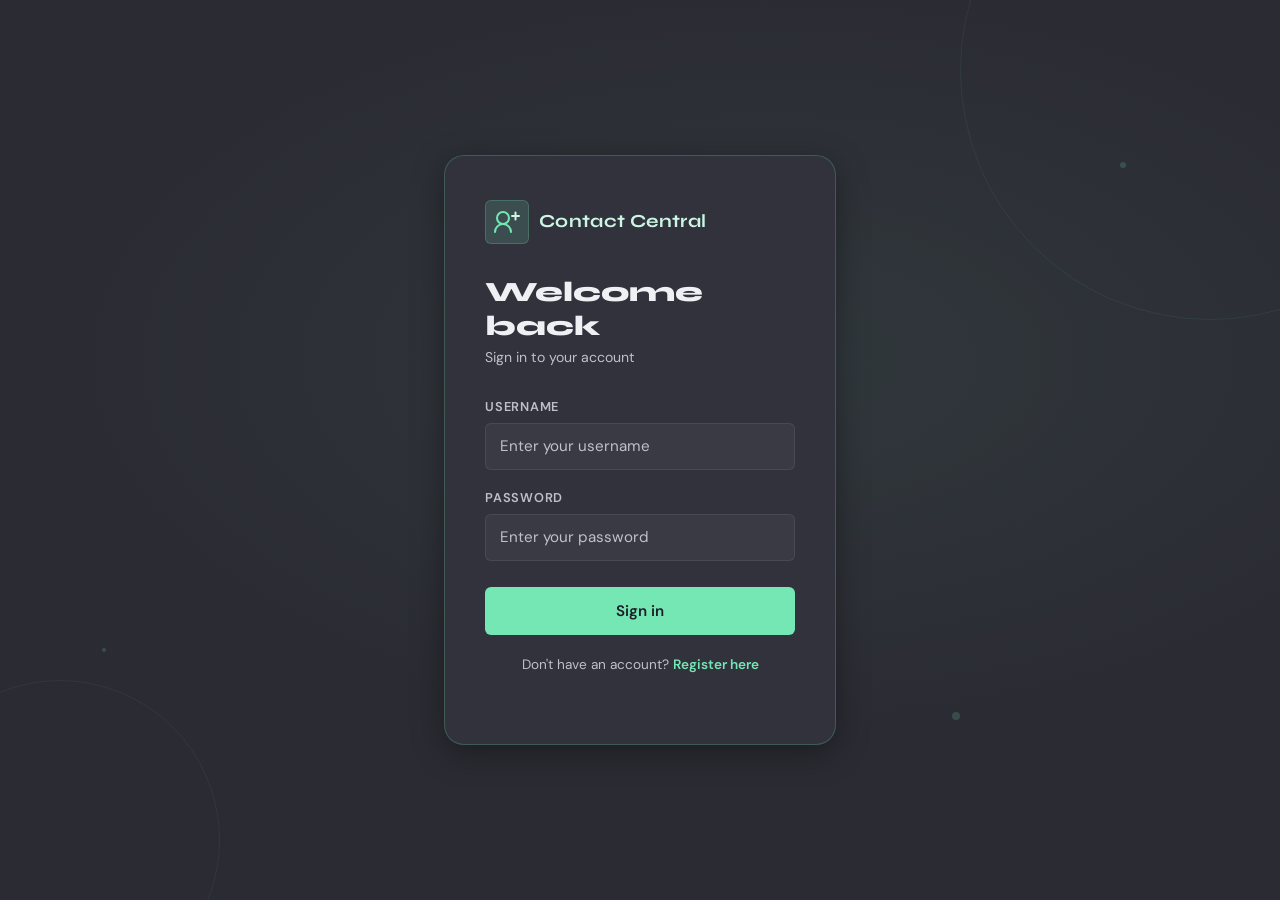
<file: index.html>
<!DOCTYPE html>
<html lang="en">

<head>
    <meta charset="UTF-8">
    <meta name="viewport" content="width=device-width, initial-scale=1.0">
    <title>Contact Central</title>
    <link href="https://cdn.jsdelivr.net/npm/bootstrap@5.3.7/dist/css/bootstrap.min.css" rel="stylesheet">
    <link href="https://fonts.googleapis.com/css2?family=DM+Sans:wght@300;400;500;600&family=Syne:wght@700;800&display=swap" rel="stylesheet">
    <link rel="stylesheet" href="css/styles.css">
</head>

<body class="auth-page">

    <main class="auth-wrapper">

        <div class="auth-card">

            <div class="auth-brand">
                <div class="brand-icon">
                    <svg width="28" height="28" viewBox="0 0 28 28" fill="none">
                        <circle cx="10" cy="10" r="6" stroke="#74E7B5" stroke-width="2"/>
                        <path d="M2 24c0-4.418 3.582-8 8-8s8 3.582 8 8" stroke="#74E7B5" stroke-width="2" stroke-linecap="round"/>
                        <path d="M19 8h7M22.5 4.5v7" stroke="#CBF6E3" stroke-width="2" stroke-linecap="round"/>
                    </svg>
                </div>
                <span class="brand-name">Contact Central</span>
            </div>

            <div id="loginView">
                <h1 class="auth-heading">Welcome back</h1>
                <p class="auth-subheading">Sign in to your account</p>

                <div class="field-group">
                    <label for="loginUsername" class="field-label">Username</label>
                    <input type="text" class="field-input" id="loginUsername" autocomplete="username" placeholder="Enter your username">
                </div>

                <div class="field-group">
                    <label for="loginPassword" class="field-label">Password</label>
                    <input type="password" class="field-input" id="loginPassword" autocomplete="current-password" placeholder="Enter your password">
                </div>

                <button class="auth-btn" id="loginButton">Sign in</button>

                <p class="auth-switch">Don't have an account? <a href="#" id="toRegister" class="auth-switch-link">Register here</a></p>
            </div>

            <div id="registerView" style="display:none;">
                <h1 class="auth-heading">Create account</h1>
                <p class="auth-subheading">Fill in your details to get started</p>

                <div class="name-row">
                    <div class="field-group">
                        <label for="registerFirstName" class="field-label">First Name</label>
                        <input type="text" class="field-input" id="registerFirstName" autocomplete="given-name" placeholder="First">
                    </div>
                    <div class="field-group">
                        <label for="registerLastName" class="field-label">Last Name</label>
                        <input type="text" class="field-input" id="registerLastName" autocomplete="family-name" placeholder="Last">
                    </div>
                </div>

                <div class="field-group">
                    <label for="registerUsername" class="field-label">Username</label>
                    <input type="text" class="field-input" id="registerUsername" autocomplete="username" placeholder="Choose a username">
                </div>

                <div class="field-group">
                    <label for="registerPassword" class="field-label">Password</label>
                    <input type="password" class="field-input" id="registerPassword" autocomplete="new-password" placeholder="Choose a password">
                </div>

                <button class="auth-btn" id="registerButton">Create account</button>

                <p class="auth-switch">Already have an account? <a href="#" id="toLogin" class="auth-switch-link">Login here</a></p>
            </div>

            <p class="auth-result" id="loginResult" role="alert"></p>

        </div>

        <div class="auth-decoration" aria-hidden="true">
            <div class="deco-ring deco-ring-1"></div>
            <div class="deco-ring deco-ring-2"></div>
            <div class="deco-dot deco-dot-1"></div>
            <div class="deco-dot deco-dot-2"></div>
            <div class="deco-dot deco-dot-3"></div>
        </div>

    </main>

    <script src="js/app.js"></script>
    <script src="https://cdn.jsdelivr.net/npm/bootstrap@5.3.7/dist/js/bootstrap.bundle.min.js"></script>

    <script>
        document.getElementById("toRegister").addEventListener("click", function(e) {
            e.preventDefault();
            document.getElementById("loginView").style.display = "none";
            document.getElementById("registerView").style.display = "block";
            document.getElementById("loginResult").textContent = "";
        });
        document.getElementById("toLogin").addEventListener("click", function(e) {
            e.preventDefault();
            document.getElementById("registerView").style.display = "none";
            document.getElementById("loginView").style.display = "block";
            document.getElementById("loginResult").textContent = "";
        });
    </script>

</body>
</html>
</file>
<file: css/styles.css>
/* ── Tokens ─────────────────────────────────────────────────────────────── */
:root {
    --bg:          #2B2B33;
    --bg-raised:   #32323C;
    --bg-panel:    #3A3A45;
    --mint:        #74E7B5;
    --mint-light:  #CBF6E3;
    --mint-dim:    rgba(116,231,181,.15);
    --text:        #F0F0F4;
    --text-muted:  #C0C0CC;
    --text-dark:   #1E1E26;
    --border:      rgba(116,231,181,.22);
    --danger:      #FF6B6B;
    --radius-sm:   6px;
    --radius-md:   12px;
    --radius-lg:   20px;
    --shadow-sm:   0 2px 8px rgba(0,0,0,.25);
    --shadow-md:   0 8px 32px rgba(0,0,0,.35);
    --transition:  .18s ease;
}

/* ── Reset / Base ────────────────────────────────────────────────────────── */
*, *::before, *::after { box-sizing: border-box; }

body {
    font-family: 'DM Sans', sans-serif;
    font-size: 15px;
    color: var(--text);
    background-color: var(--bg);
    margin: 0;
}

/* ── Auth page ───────────────────────────────────────────────────────────── */
.auth-page {
    min-height: 100vh;
    display: flex;
    align-items: center;
    justify-content: center;
    background: radial-gradient(ellipse 80% 60% at 60% 40%, rgba(116,231,181,.07) 0%, transparent 70%), var(--bg);
    overflow: hidden;
}

.auth-wrapper {
    position: relative;
    width: 100%;
    max-width: 440px;
    padding: 24px;
}

.auth-card {
    background: var(--bg-raised);
    border: 1px solid var(--border);
    border-radius: var(--radius-lg);
    padding: 44px 40px 36px;
    box-shadow: var(--shadow-md);
    position: relative;
    z-index: 1;
}

/* brand mark */
.auth-brand {
    display: flex;
    align-items: center;
    gap: 10px;
    margin-bottom: 32px;
}
.brand-icon {
    width: 44px; height: 44px;
    background: var(--mint-dim);
    border: 1px solid var(--border);
    border-radius: var(--radius-sm);
    display: flex; align-items: center; justify-content: center;
}
.brand-icon-sm {
    width: 34px; height: 34px;
    background: var(--mint-dim);
    border: 1px solid var(--border);
    border-radius: var(--radius-sm);
    display: flex; align-items: center; justify-content: center;
}
.brand-name {
    font-family: 'Syne', sans-serif;
    font-size: 1.15rem;
    font-weight: 700;
    color: var(--mint-light);
    letter-spacing: .02em;
}

/* headings */
.auth-heading {
    font-family: 'Syne', sans-serif;
    font-size: 1.75rem;
    font-weight: 800;
    color: var(--text);
    margin: 0 0 4px;
}
.auth-subheading {
    font-size: .88rem;
    color: var(--text-muted);
    margin: 0 0 28px;
}

/* field */
.field-group { margin-bottom: 18px; }
.name-row {
    display: grid;
    grid-template-columns: 1fr 1fr;
    gap: 12px;
}
.field-label {
    display: block;
    font-size: .8rem;
    font-weight: 600;
    letter-spacing: .06em;
    text-transform: uppercase;
    color: var(--text-muted);
    margin-bottom: 7px;
}
.field-input {
    width: 100%;
    background: var(--bg-panel);
    border: 1px solid rgba(255,255,255,.08);
    border-radius: var(--radius-sm);
    color: var(--text);
    font-family: 'DM Sans', sans-serif;
    font-size: .95rem;
    padding: 11px 14px;
    outline: none;
    transition: border-color var(--transition), box-shadow var(--transition);
}
.field-input::placeholder { color: var(--text-muted); }
.field-input:focus {
    border-color: var(--mint);
    box-shadow: 0 0 0 3px rgba(116,231,181,.15);
}

/* auth button */
.auth-btn {
    width: 100%;
    background: var(--mint);
    color: var(--text-dark);
    font-family: 'DM Sans', sans-serif;
    font-size: .95rem;
    font-weight: 600;
    border: none;
    border-radius: var(--radius-sm);
    padding: 13px;
    cursor: pointer;
    transition: opacity var(--transition), transform var(--transition);
    margin-top: 8px;
}
.auth-btn:hover { opacity: .88; transform: translateY(-1px); }
.auth-btn:active { transform: translateY(0); opacity: 1; }

/* switch link */
.auth-switch {
    text-align: center;
    font-size: .85rem;
    color: var(--text-muted);
    margin: 20px 0 0;
}
.auth-switch-link {
    color: var(--mint);
    font-weight: 600;
    text-decoration: none;
}
.auth-switch-link:hover { text-decoration: underline; }

/* result/error */
.auth-result {
    text-align: center;
    font-size: .85rem;
    color: var(--danger);
    margin: 12px 0 0;
    min-height: 20px;
}

/* decorative rings */
.auth-decoration { position: fixed; inset: 0; pointer-events: none; z-index: 0; }
.deco-ring {
    position: absolute;
    border-radius: 50%;
    border: 1px solid rgba(116,231,181,.08);
}
.deco-ring-1 { width: 500px; height: 500px; top: -180px; right: -180px; }
.deco-ring-2 { width: 320px; height: 320px; bottom: -100px; left: -100px; }
.deco-dot {
    position: absolute;
    border-radius: 50%;
    background: var(--mint);
    opacity: .18;
}
.deco-dot-1 { width: 6px; height: 6px; top: 18%; right: 12%; }
.deco-dot-2 { width: 4px; height: 4px; top: 72%; left: 8%; }
.deco-dot-3 { width: 8px; height: 8px; bottom: 20%; right: 25%; }

/* ── App header ──────────────────────────────────────────────────────────── */
.app-header {
    background: var(--bg-raised);
    border-bottom: 1px solid var(--border);
}
.welcome-text {
    font-family: 'Syne', sans-serif;
    font-size: 1.3rem;
    font-weight: 700;
    color: var(--mint-light);
}
.logout-btn {
    display: flex; align-items: center; gap: 7px;
    background: transparent;
    border: 1px solid var(--border);
    border-radius: var(--radius-sm);
    color: var(--text-muted);
    font-family: 'DM Sans', sans-serif;
    font-size: .85rem;
    padding: 8px 16px;
    cursor: pointer;
    transition: border-color var(--transition), color var(--transition);
}
.logout-btn:hover { border-color: var(--mint); color: var(--mint); }

/* ── Panel section ───────────────────────────────────────────────────────── */
.panel-section {
    background: var(--bg-raised);
    border-bottom: 1px solid var(--border);
}
.form-panel {
    background: var(--bg-panel);
    border: 1px solid var(--border);
    border-radius: var(--radius-md);
    padding: 28px;
    height: 100%;
}
.panel-title {
    font-family: 'Syne', sans-serif;
    font-size: 1rem;
    font-weight: 700;
    letter-spacing: .04em;
    text-transform: uppercase;
    color: var(--mint-light);
    margin: 0 0 20px;
}
.panel-field-label {
    display: block;
    font-size: .75rem;
    font-weight: 600;
    letter-spacing: .06em;
    text-transform: uppercase;
    color: var(--text-muted);
    margin-bottom: 7px;
}
.panel-required { color: var(--mint); }
.panel-input {
    width: 100%;
    background: var(--bg-raised);
    border: 1px solid rgba(255,255,255,.08);
    border-radius: var(--radius-sm);
    color: var(--text);
    font-family: 'DM Sans', sans-serif;
    font-size: .9rem;
    padding: 10px 13px;
    outline: none;
    transition: border-color var(--transition), box-shadow var(--transition);
}
.panel-input::placeholder { color: var(--text-muted); }
.panel-input:focus {
    border-color: var(--mint);
    box-shadow: 0 0 0 3px rgba(116,231,181,.12);
}
.panel-input:disabled {
    opacity: .45;
    cursor: not-allowed;
}
.panel-btn {
    display: inline-flex; align-items: center; gap: 7px;
    background: var(--mint);
    color: var(--text-dark);
    font-family: 'DM Sans', sans-serif;
    font-size: .88rem;
    font-weight: 600;
    border: none;
    border-radius: var(--radius-sm);
    padding: 10px 20px;
    cursor: pointer;
    transition: opacity var(--transition), transform var(--transition);
}
.panel-btn:hover:not(:disabled) { opacity: .85; transform: translateY(-1px); }
.panel-btn:disabled {
    background: var(--bg-raised);
    color: var(--text-muted);
    border: 1px solid rgba(255,255,255,.07);
    cursor: not-allowed;
    transform: none; opacity: 1;
}
.panel-btn-danger {
    background: transparent;
    color: var(--danger);
    border: 1px solid rgba(255,107,107,.3);
}
.panel-btn-danger:hover:not(:disabled) {
    background: rgba(255,107,107,.1);
    opacity: 1;
}
.panel-btn-danger:disabled {
    background: transparent;
    color: var(--text-muted);
    border-color: rgba(255,255,255,.07);
}
.panel-error {
    font-size: .82rem;
    color: var(--danger);
    min-height: 18px;
}
.panel-hint {
    font-size: .82rem;
    color: var(--text-muted);
    font-style: italic;
}

/* disabled edit section */
#editSection.edit-disabled {
    opacity: .45;
    pointer-events: none;
}

/* ── Contacts list ───────────────────────────────────────────────────────── */
.contacts-header {
    display: flex;
    flex-direction: column;
    align-items: flex-start;
    gap: 12px;
}
.contacts-title {
    font-family: 'Syne', sans-serif;
    font-size: 1.1rem;
    font-weight: 700;
    color: var(--text);
    margin: 0;
}

/* search */
.search-bar {
    display: flex;
    align-items: center;
    background: var(--bg-raised);
    border: 1px solid var(--border);
    border-radius: var(--radius-sm);
    overflow: hidden;
    width: 100%;
}
.search-icon {
    color: var(--text-muted);
    padding: 0 12px;
    font-size: 1rem;
}
.search-input {
    flex: 1;
    background: transparent;
    border: none;
    color: var(--text);
    font-family: 'DM Sans', sans-serif;
    font-size: .9rem;
    padding: 10px 4px;
    outline: none;
}
.search-input::placeholder { color: var(--text-muted); }
.search-btn {
    background: var(--mint);
    color: var(--text-dark);
    font-family: 'DM Sans', sans-serif;
    font-size: .82rem;
    font-weight: 600;
    border: none;
    padding: 10px 18px;
    cursor: pointer;
    transition: opacity var(--transition);
}
.search-btn:hover { opacity: .85; }

/* contact cards */
.contact-card {
    background: var(--bg-raised);
    border: 1px solid var(--border);
    border-radius: var(--radius-md);
    padding: 22px 24px;
    cursor: pointer;
    transition: border-color var(--transition), transform var(--transition), box-shadow var(--transition);
    height: 100%;
}
.contact-card:hover {
    border-color: var(--mint);
    transform: translateY(-2px);
    box-shadow: var(--shadow-sm);
}
.contact-card.selected-contact {
    border-color: var(--mint);
    background: var(--mint-dim);
    box-shadow: 0 0 0 3px rgba(116,231,181,.12);
}
.contact-avatar {
    width: 40px; height: 40px;
    border-radius: 50%;
    background: var(--mint-dim);
    border: 1px solid var(--border);
    display: flex; align-items: center; justify-content: center;
    font-family: 'Syne', sans-serif;
    font-size: .85rem;
    font-weight: 700;
    color: var(--mint);
    margin-bottom: 14px;
    flex-shrink: 0;
}
.contact-name {
    font-family: 'Syne', sans-serif;
    font-size: .95rem;
    font-weight: 700;
    color: var(--text);
    margin: 0 0 8px;
}
.contact-info {
    font-size: .82rem;
    color: var(--text-muted);
    margin: 0 0 3px;
    display: flex;
    align-items: center;
    gap: 6px;
}
.contact-info i { color: var(--mint); font-size: .75rem; }

/* no contacts message */
.no-contacts {
    color: var(--text-muted);
    font-size: .9rem;
    padding: 16px 0;
}
</file>
